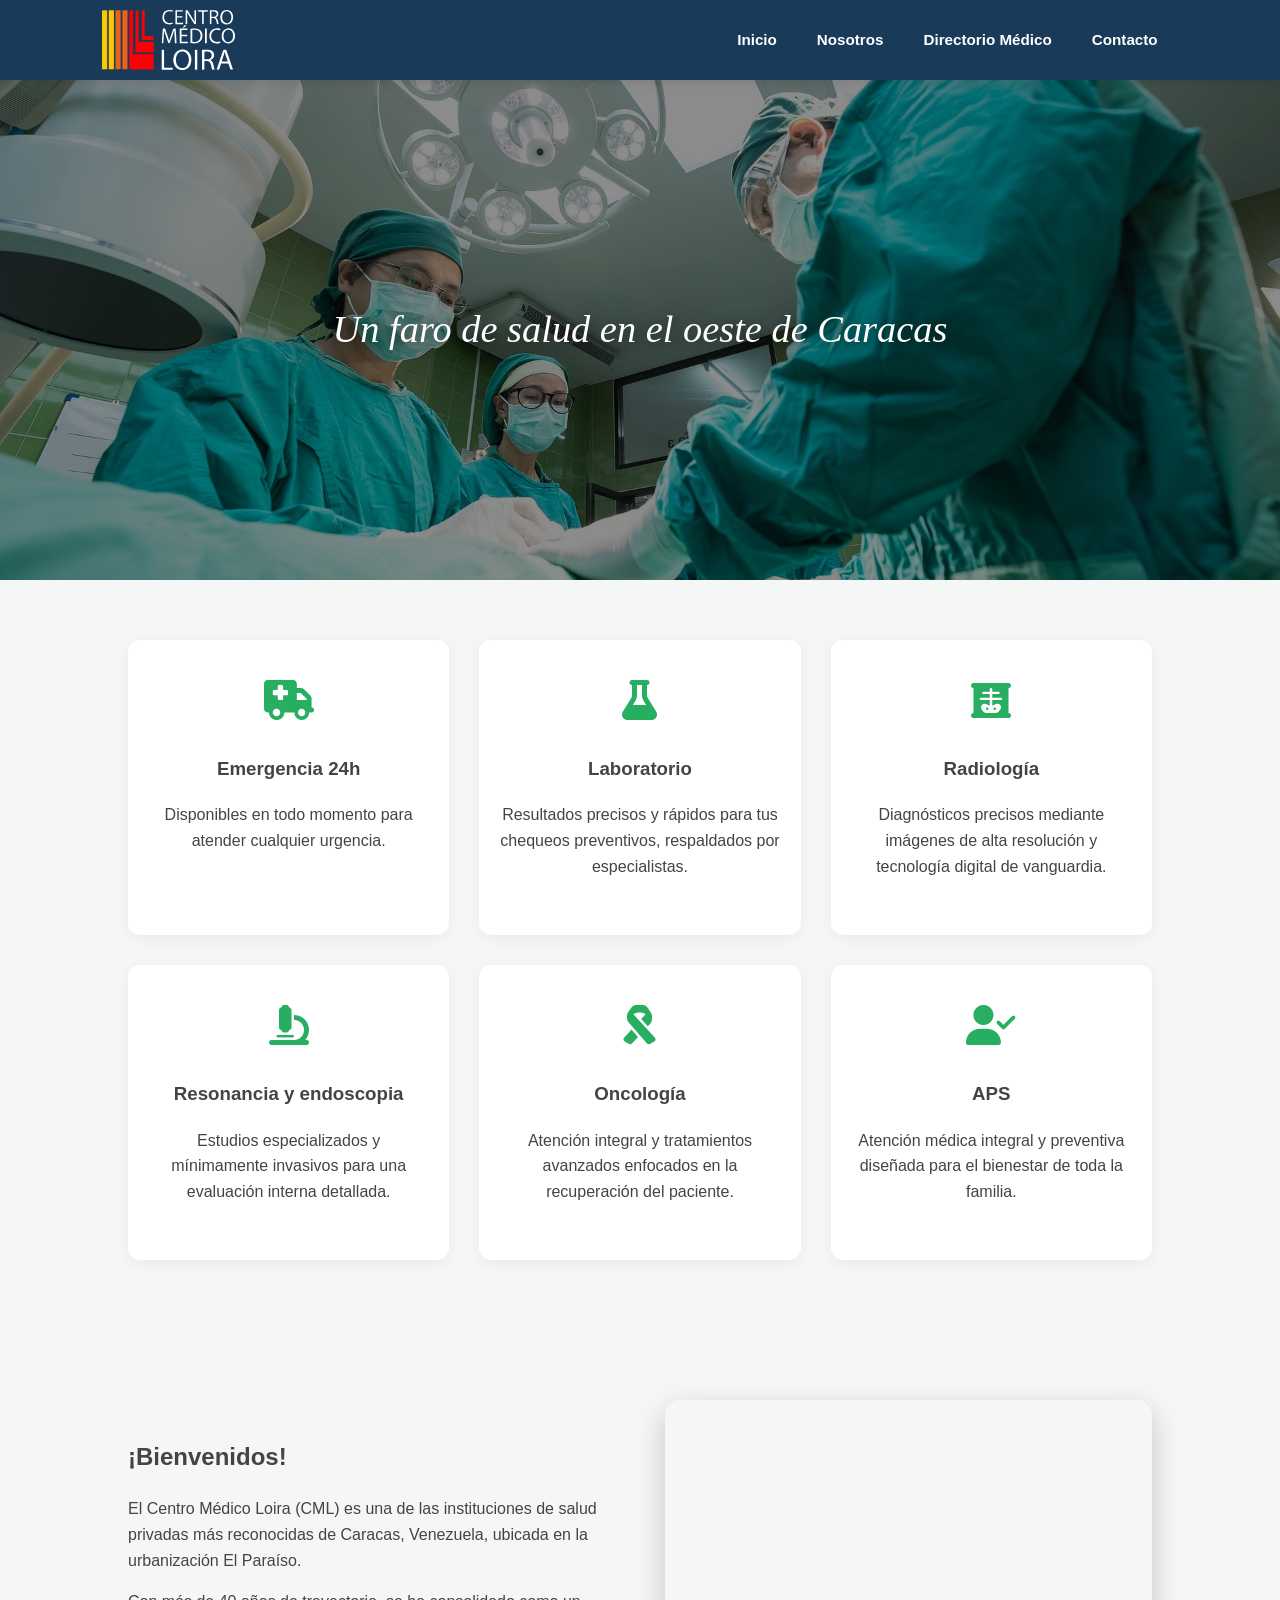
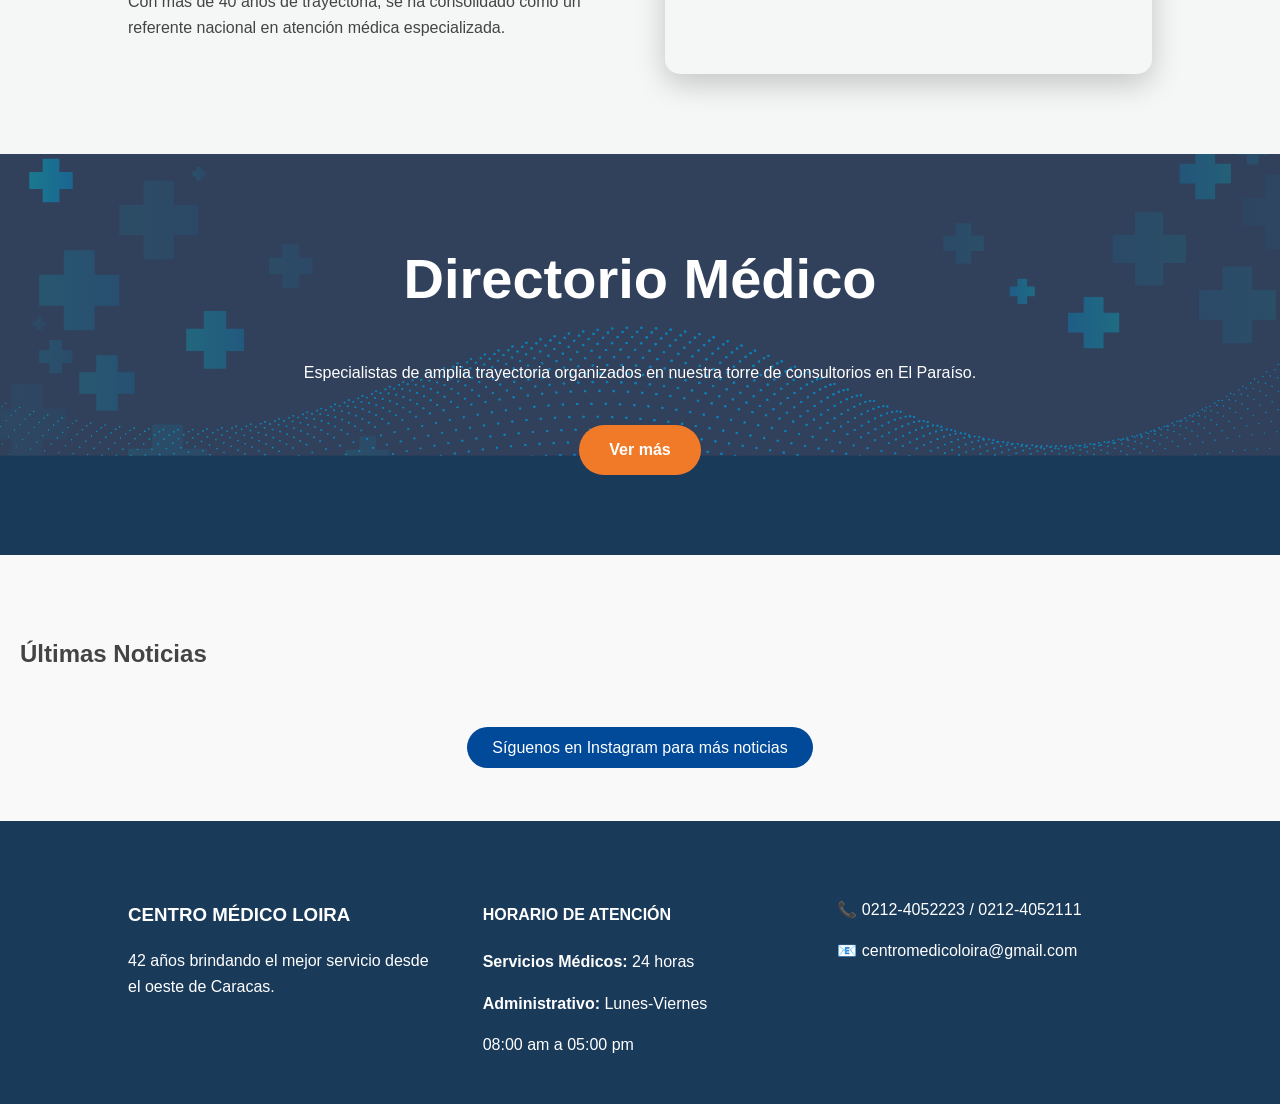
<file: index.html>
<!DOCTYPE html>
<html lang="es">

<head>
    <meta charset="UTF-8">
    <meta name="viewport" content="width=device-width, initial-scale=1.0">
    <title>Centro Médico Loira | Faro de Salud en Caracas</title>

    <link rel="icon" type="image/svg+xml" href="imagenes/Logo Loira.svg">
    <link rel="stylesheet" href="css/stilosIndex.css">
    <link rel="stylesheet" href="https://cdnjs.cloudflare.com/ajax/libs/font-awesome/6.5.1/css/all.min.css">
</head>

<body>

    <header>
        <div class="logo">
            <a href="index.html">
                <img src="imagenes/Logo Loira.svg" alt="Logo Centro Médico Loira" class="nav-logo">
            </a>
        </div>

        <button class="menu-toggle" id="menu-toggle" aria-label="Abrir menú">
            <i class="fas fa-bars"></i>
        </button>

        <nav id="nav-menu">
            <ul>
                <li><a href="index.html">Inicio</a></li>
                <li><a href="nosotros.html">Nosotros</a></li>
                <li><a href="dirMedico.html">Directorio Médico</a></li>
                <li><a href="#contacto">Contacto</a></li>
            </ul>
        </nav>
    </header>

    <section class="hero">
        <div class="hero-overlay">
            <h3 class="hero-subtitle">Un faro de salud en el oeste de Caracas</h3>
        </div>
    </section>

    <section class="quick-services">
        <!-- Emergencia -->
        <div class="service-card">
            <i class="fas fa-ambulance"></i>
            <h3>Emergencia 24h</h3>
            <p>Disponibles en todo momento para atender cualquier urgencia.</p>
        </div>

        <!-- Laboratorio -->
        <a href="https://api.whatsapp.com/message/2NWRR7R6CZDFI1?autoload=1&app_absent=0" class="service-link">
            <div class="service-card">
                <i class="fas fa-flask"></i>
                <h3>Laboratorio</h3>
                <p>Resultados precisos y rápidos para tus chequeos preventivos, respaldados por especialistas.</p>
            </div>
        </a>

        <!-- Radiología -->
        <a href="https://api.whatsapp.com/message/YM7ZNK4VDOYRA1?autoload=1&app_absent=0" class="service-link">
            <div class="service-card">
                <i class="fas fa-x-ray"></i>
                <h3>Radiología</h3>
                <p>Diagnósticos precisos mediante imágenes de alta resolución y tecnología digital de vanguardia.</p>
            </div>
        </a>

        <!-- Resonancia -->
        <a href="https://api.whatsapp.com/send/?phone=584222200639&text&type=phone_number&app_absent=0"
            class="service-link">
            <div class="service-card">
                <i class="fas fa-microscope"></i>
                <h3>Resonancia y endoscopia</h3>
                <p>Estudios especializados y mínimamente invasivos para una evaluación interna detallada.</p>
            </div>
        </a>

        <!-- Oncología -->
        <a href="https://api.whatsapp.com/message/YBU76CVSV2OYE1?autoload=1&app_absent=0" class="service-link">
            <div class="service-card">
                <i class="fas fa-ribbon"></i>
                <h3>Oncología</h3>
                <p>Atención integral y tratamientos avanzados enfocados en la recuperación del paciente.</p>
            </div>
        </a>

        <!-- APS -->
        <div class="service-card">
            <i class="fas fa-user-check"></i>
            <h3>APS</h3>
            <p>Atención médica integral y preventiva diseñada para el bienestar de toda la familia.</p>
        </div>
    </section>

    <section class="welcome">
        <div class="welcome-text">
            <h2>¡Bienvenidos!</h2>
            <p>El Centro Médico Loira (CML) es una de las instituciones de salud privadas más reconocidas de Caracas,
                Venezuela, ubicada en la urbanización El Paraíso.</p>
            <p>Con más de 40 años de trayectoria, se ha consolidado como un referente nacional en atención médica
                especializada.</p>
        </div>

        <div class="welcome-video">
            <div class="video-container">
                <iframe width="560" height="315"
                    src="https://www.youtube.com/embed/ypTuGjagp6w?si=GVgZRX6q57RwEFfE&autoplay=1&mute=1"
                    title="YouTube video player" frameborder="0"
                    allow="accelerometer; autoplay; clipboard-write; encrypted-media; gyroscope; picture-in-picture; web-share"
                    referrerpolicy="strict-origin-when-cross-origin" allowfullscreen loading="lazy">
                </iframe>
            </div>
        </div>
    </section>

    <section class="directory">
        <h2>Directorio Médico</h2>
        <p>Especialistas de amplia trayectoria organizados en nuestra torre de consultorios en El Paraíso.</p>
        <a href="dirMedico.html" class="btn-more">Ver más</a>
    </section>

    <section id="noticias" class="news-section">
        <h2>Últimas Noticias</h2>
        <div id="instagram-container" class="news-grid">
            <p>Cargando noticias de Instagram...</p>
        </div>

        <div class="view-more-container">
            <a href="https://instagram.com/centromedicoloira" target="_blank" rel="noopener noreferrer"
                class="btn-secondary">
                Síguenos en Instagram para más noticias
            </a>
        </div>
    </section>

    <footer>
        <div id="contacto" class="footer-container">
            <div class="footer-info">
                <h3>CENTRO MÉDICO LOIRA</h3>
                <p>42 años brindando el mejor servicio desde el oeste de Caracas.</p>
            </div>
            <div class="footer-hours">
                <h4>HORARIO DE ATENCIÓN</h4>
                <p><strong>Servicios Médicos:</strong> 24 horas </p>
                <p><strong>Administrativo:</strong> Lunes-Viernes </p>
                <p>08:00 am a 05:00 pm </p>
            </div>
            <div class="footer-contact">
                <p>📞 0212-4052223 / 0212-4052111 </p>
                <p>📧 centromedicoloira@gmail.com </p>
            </div>
        </div>
    </footer>

    <script src="script.js"></script>
    <!-- Asegúrate de que la ruta sea correcta (noticias.js o js/noticias.js) -->
    <script src="noticias.js"></script>
</body>

</html>
</file>
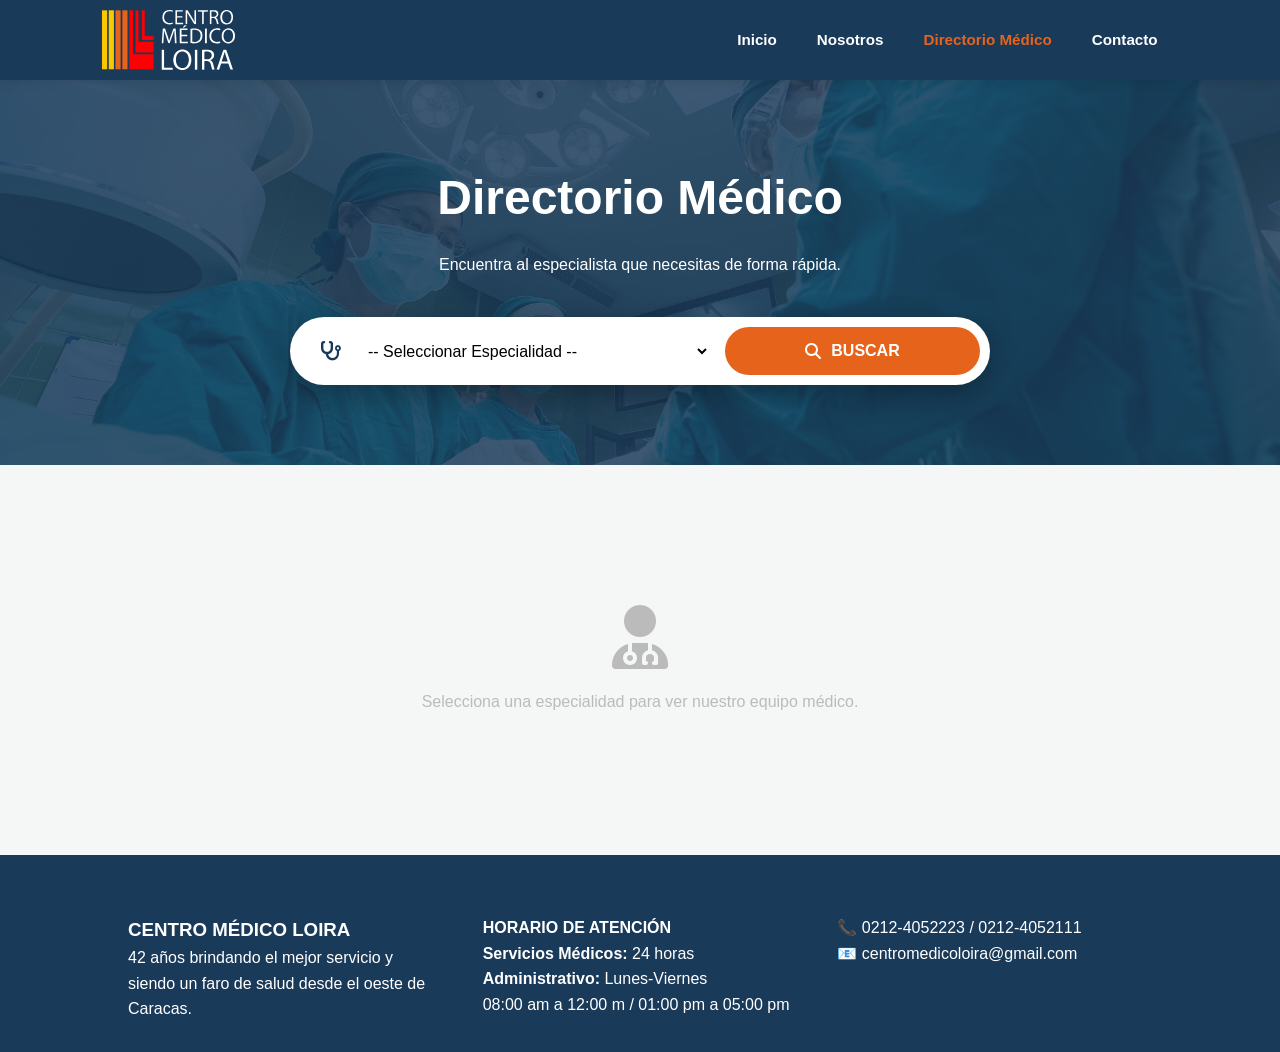
<file: dirMedico.html>
<!DOCTYPE html>
<html lang="es">
<head>
    <meta charset="UTF-8">
    <meta name="viewport" content="width=device-width, initial-scale=1.0">
    <title>Directorio Médico - Centro Médico Loira</title>
    
    <link rel="icon" type="image/svg+xml" href="imagenes/Logo Loira.svg">
    
    <link rel="stylesheet" href="css/stilos.css">
    
    <link rel="stylesheet" href="https://cdnjs.cloudflare.com/ajax/libs/font-awesome/6.5.1/css/all.min.css">
</head>
<body>

    <header>
        <div class="logo">
            <a href="index.html">
                <img src="imagenes/Logo Loira.svg" alt="Logo Centro Médico Loira" class="nav-logo">
            </a>
        </div>

        <button class="menu-toggle" id="menu-toggle" aria-label="Abrir menú">
            <i class="fas fa-bars"></i>
        </button>

        <nav id="nav-menu">
            <ul>
                <li><a href="index.html">Inicio</a></li>
                <li><a href="nosotros.html">Nosotros</a></li>
                <li><a href="dirMedico.html" class="active">Directorio Médico</a></li>
                <li><a href="#contacto">Contacto</a></li>
            </ul>
        </nav>
    </header>

    <main>
        <section class="search-section">
            <div class="search-content">
                <h1>Directorio Médico</h1>
                <p>Encuentra al especialista que necesitas de forma rápida.</p>
                
                <div class="search-container">
                    <div class="select-wrapper">
                        <i class="fas fa-stethoscope"></i>
                        <select id="specialtySelect">
                            <option value="">-- Seleccionar Especialidad --</option>
                        </select>
                    </div>
                    <button class="btn-search" id="btnSearch">
                        <i class="fas fa-search"></i> BUSCAR
                    </button>
                </div>
            </div>
        </section>

        <div class="results-container" id="results">
            <div class="no-results">
                <i class="fas fa-user-md"></i>
                <p>Selecciona una especialidad para ver nuestro equipo médico.</p>
            </div>
        </div>
    </main>

    <footer>
        <div id="contacto" class="footer-container">
            <div class="footer-info">
                <h3>CENTRO MÉDICO LOIRA</h3>
                <p>42 años brindando el mejor servicio y siendo un faro de salud desde el oeste de Caracas.</p>
            </div>
            <div class="footer-hours">
                <h4>HORARIO DE ATENCIÓN</h4>
                <p><strong>Servicios Médicos:</strong> 24 horas </p>
                <p><strong>Administrativo:</strong> Lunes-Viernes </p>
                <p>08:00 am a 12:00 m / 01:00 pm a 05:00 pm </p>
            </div>
            <div class="footer-contact">
                <p>📞 0212-4052223 / 0212-4052111 </p>
                <p>📧 centromedicoloira@gmail.com </p>
            </div>
        </div>
    </footer>

    <script src="script.js"></script>
</body>
</html>
</file>
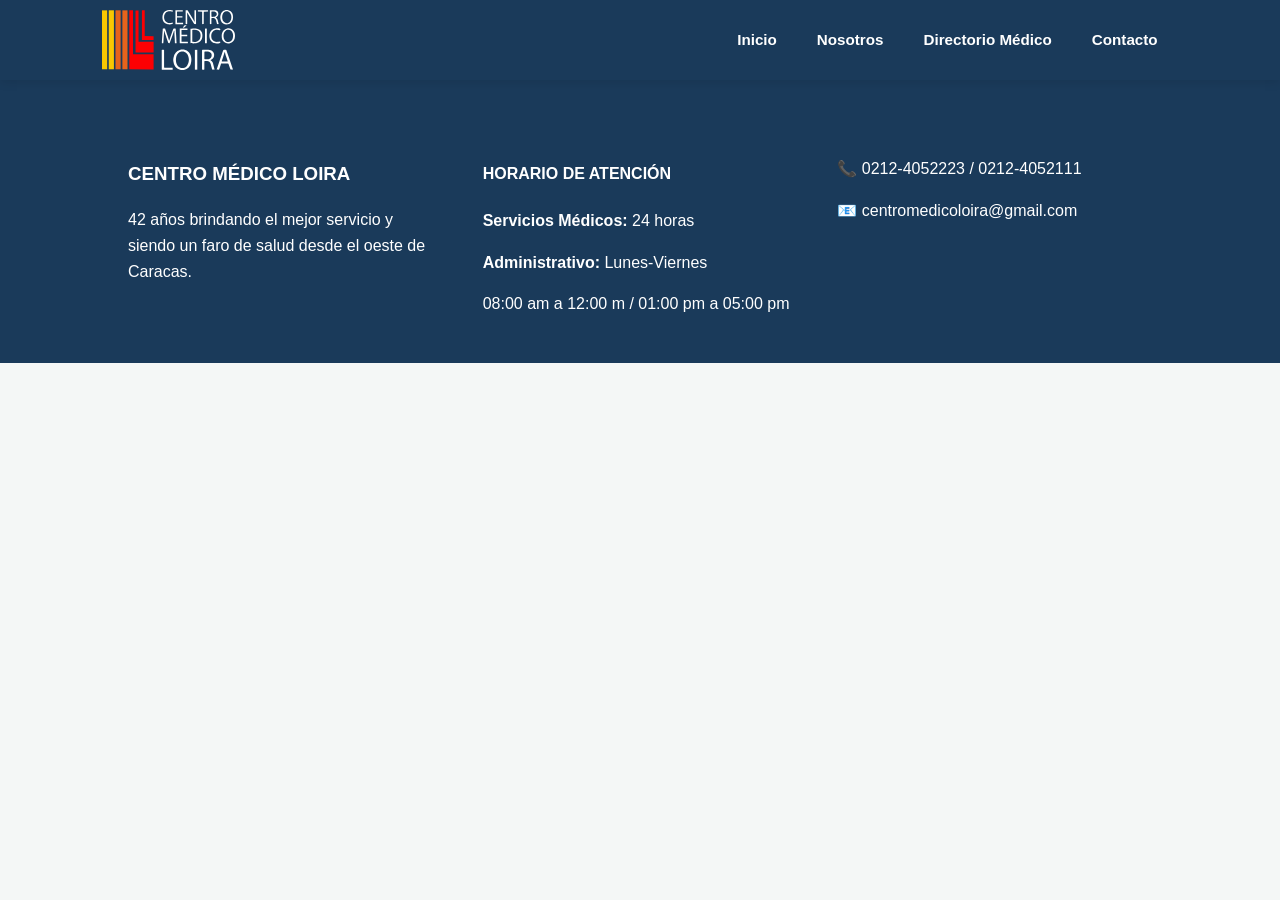
<file: nosotros.html>
<!DOCTYPE html>
<html lang="es">
<head>
    <meta charset="UTF-8">
    <meta name="viewport" content="width=device-width, initial-scale=1.0">
    <title>Centro Médico Loira</title>
    
    <link rel="icon" type="image/svg+xml" href="imagenes/Logo Loira.svg">
    <link rel="stylesheet" href="css/stilosIndex.css">
    <link rel="stylesheet" href="https://cdnjs.cloudflare.com/ajax/libs/font-awesome/6.5.1/css/all.min.css">
</head>
<body>

    <header>
        <div class="logo">
            <a href="index.html">
                <img src="imagenes/Logo Loira.svg" alt="Logo Centro Médico Loira" class="nav-logo">
            </a>
        </div>

        <button class="menu-toggle" id="menu-toggle" aria-label="Abrir menú">
            <i class="fas fa-bars"></i>
        </button>

        <nav id="nav-menu">
            <ul>
                <li><a href="index.html">Inicio</a></li>
                <li><a href="nosotros.html">Nosotros</a></li>
                <li><a href="dirMedico.html">Directorio Médico</a></li>
                <li><a href="#contacto">Contacto</a></li>
            </ul>
        </nav>
    </header>


    <footer>
        <div id="contacto" class="footer-container">
            <div class="footer-info">
                <h3>CENTRO MÉDICO LOIRA</h3>
                <p>42 años brindando el mejor servicio y siendo un faro de salud desde el oeste de Caracas.</p>
            </div>
            <div class="footer-hours">
                <h4>HORARIO DE ATENCIÓN</h4>
                <p><strong>Servicios Médicos:</strong> 24 horas </p>
                <p><strong>Administrativo:</strong> Lunes-Viernes </p>
                <p>08:00 am a 12:00 m / 01:00 pm a 05:00 pm </p>
            </div>
            <div class="footer-contact">
                <p>📞 0212-4052223 / 0212-4052111 </p>
                <p>📧 centromedicoloira@gmail.com </p>
            </div>
        </div>
    </footer>

    <script src="script.js"></script>
</body>
</html>
</file>
<file: css/stilosIndex.css>
:root {
    --primary-blue: #1a3a5a;    /* Azul corporativo Loira */
    --medical-green: #27ae60;   /* Verde para acentos médicos */
    --text-gray: #444;          /* Color de texto principal */
    --light-bg: #f4f7f6;        /* Fondo gris muy claro */
    --white: #ffffff;
    --naranja: #e6631c;
}

*, *::before, *::after {
    box-sizing: border-box;
}

html,
body {
    width: 100%;
    margin: 0;
    padding: 0;
}

body {
    font-family: 'Segoe UI', Tahoma, Geneva, Verdana, sans-serif;
    line-height: 1.6;
    color: var(--text-gray);
    overflow-x: hidden;
    min-height: 100vh;
    background: var(--light-bg);
}

/* --- HEADER Y NAVEGACIÓN --- */
header {
    display: flex;
    justify-content: space-between;
    align-items: center;
    padding: 0 8%;
    background: var(--primary-blue);
    box-shadow: 0 2px 10px rgba(0,0,0,0.1);
    position: sticky;
    top: 0;
    z-index: 1000;
    height: 80px;
    min-height: 80px;
    width: 100%;
}

.nav-logo {
    height: 60px;
    width: auto;
    display: block;
    transition: transform 0.3s ease;
}

/* Menú de Navegación Desktop */
nav ul {
    display: flex;
    list-style: none;
    margin: 0;
    padding: 0;
}

nav ul li a {
    text-decoration: none;
    padding: 10px 20px;
    color: var(--white);
    font-weight: 600;
    font-size: 0.95rem;
    transition: color 0.3s;
}

nav ul li a:hover { color: var(--naranja); }

/* BOTÓN HAMBURGUESA - CORREGIDO */
.menu-toggle {
    display: none; /* OCULTO POR DEFECTO EN DESKTOP */
    background: transparent;
    border: 1.5px solid rgba(255, 255, 255, 0.5);
    border-radius: 4px;
    color: #ffffff !important;
    font-size: 1.8rem;
    cursor: pointer;
    z-index: 1001;
    width: 45px;
    height: 45px;
    padding: 0;
    /* Quitamos el display: flex de aquí para que el 'none' funcione */
}

/* --- SECCIONES --- */
.hero {
    min-height: 500px;
    background: url('../imagenes/FondoIndex.jpg') center center / cover no-repeat;
    position: relative;
}

.hero-overlay {
    position: absolute;
    top: 0;
    left: 0;
    width: 100%;
    height: 100%;
    background: rgba(0, 0, 0, 0.45);
    display: flex;
    align-items: center;
    justify-content: center;
    padding: 20px 10%;
}

/* Estilos para el nuevo texto solicitado */
.hero-subtitle {
    color: #ffffff;
    font-size: clamp(1.4rem, 5vw, 2.4rem);
    font-style: italic;
    font-family: 'Playfair Display', 'Georgia', serif;
    text-align: center;
    font-weight: 300;
    text-shadow: 2px 2px 15px rgba(0, 0, 0, 0.55);
    max-width: 90vw;
    overflow-wrap: break-word;
    hyphens: auto;
    line-height: 1.35;
    margin: 0;
}

.quick-services {
    display: grid;
    grid-template-columns: repeat(auto-fit, minmax(250px, 1fr));
    gap: 30px;
    padding: 60px 10%;
    background: var(--light-bg);
}

.service-card {
    text-align: center;
    padding: 40px 20px;
    background: var(--white);
    border-radius: 12px;
    box-shadow: 0 4px 15px rgba(0,0,0,0.05);
    transition: all 0.3s ease;
}

.service-card i {
    font-size: 2.5rem;
    color: var(--medical-green);
    margin-bottom: 15px;
}
.service-link {
    text-decoration: none;
    color: inherit;
}   

.welcome {
    display: flex;
    flex-wrap: wrap;
    padding: 80px 10%;
    gap: 50px;
    align-items: center;
}

.welcome-text { flex: 1; min-width: 300px; }
.welcome-video { flex: 1; min-width: 300px; }

.video-container {
    position: relative;
    padding-bottom: 56.25%;
    height: 0;
    overflow: hidden;
    border-radius: 15px;
    box-shadow: 0 10px 30px rgba(0,0,0,0.2);
}

.video-container iframe {
    position: absolute;
    top: 0; left: 0; width: 100%; height: 100%;
}

.directory {
    padding: 80px 10%;
    background: url('../imagenes/fondo directorio medico.svg') center center / cover no-repeat;
    background-color: var(--primary-blue);
    display: flex;
    flex-direction: column;
    align-items: center;
    text-align: center;
}

.directory h2 {
    margin: 0 0 20px 0;
    color: var(--white);
    font-size: clamp(2rem, 5vw, 3.5rem);
    font-weight: bold;
}

.directory p {
    color: var(--white);
    max-width: 850px;
    margin-bottom: 40px;
}

.btn-more {
    padding: 12px 30px;
    background-color: var(--naranja);
    color: white;
    border: none;
    border-radius: 5px;
    cursor: pointer;
    font-weight: bold;
    transition: 0.3s;
}

.directory .btn-more {
    background-color: #f17a28;
    border-radius: 50px;
    text-decoration: none;
}

/* --- FOOTER --- */
footer {
    background: var(--primary-blue);
    color: var(--white);
    padding: 60px 10% 30px 10%;
}

.footer-container {
    display: grid;
    grid-template-columns: repeat(auto-fit, minmax(200px, 1fr));
    gap: 40px;
}

/* --- MEDIA QUERIES (Móvil) --- */
@media (max-width: 768px) {
    header {
        width: 100%;
        padding: 0 5%;
        justify-content: space-between;
        flex-wrap: wrap;
        gap: 10px;
    }

    .menu-toggle {
        display: flex; /* SÓLO SE ACTIVA EN MÓVIL */
        align-items: center;
        justify-content: center;
    }

    .nav-logo {
        height: 50px;
    }

    nav {
        position: absolute;
        top: 80px;
        left: 0;
        width: 100%;
        display: flex;
        background: var(--primary-blue);
        flex-direction: column;
        max-height: 0;
        overflow: hidden;
        transition: max-height 0.4s cubic-bezier(0.4, 0, 0.2, 1);
        box-shadow: 0 10px 15px rgba(0,0,0,0.3);
        z-index: 1001;
    }

    nav.active {
        max-height: 600px; 
    }

    nav ul {
        flex-direction: column;
        width: 100%;
        padding: 10px 0;
    }

    nav ul li a {
        padding: 18px;
        display: block;
        text-align: center;
    }

    .hero {
        height: auto;
        min-height: 320px;
    }
    .hero-overlay {
        padding: 18px 5%;
    }
    .directory h2 { font-size: 2.2rem; }
}
/* Estilos para la sección de Noticias */
.news-section {
    padding: 60px 20px;
    background-color: #f9f9f9;
}

.news-header {
    text-align: center;
    margin-bottom: 40px;
}

.news-grid {
    display: grid;
    grid-template-columns: repeat(auto-fit, minmax(300px, 1fr));
    gap: 30px;
    max-width: 1200px;
    margin: 0 auto;
}

.news-card {
    background: #fff;
    border-radius: 12px;
    overflow: hidden;
    box-shadow: 0 4px 15px rgba(0,0,0,0.1);
    transition: transform 0.3s ease;
}

.news-card:hover {
    transform: translateY(-5px);
}

.news-image img {
    width: 100%;
    height: 200px;
    object-fit: cover;
}

.news-content {
    padding: 20px;
}

.news-date {
    font-size: 0.85rem;
    color: #666;
    display: block;
    margin-bottom: 10px;
}

.news-content h3 {
    margin-bottom: 15px;
    color: #004a99; /* Ajusta al azul de tu logo */
}

.news-link {
    display: inline-block;
    margin-top: 15px;
    color: #e1306c; /* Color de Instagram */
    text-decoration: none;
    font-weight: bold;
}

.view-more-container {
    text-align: center;
    margin-top: 40px;
}

.btn-secondary {
    padding: 12px 25px;
    background: #004a99;
    color: white;
    border-radius: 25px;
    text-decoration: none;
    transition: background 0.3s;
}
</file>
<file: css/stilos.css>
/* --- VARIABLES GLOBALES --- */
:root {
    --primary-blue: #1a3a5a;    /* Azul corporativo Loira */
    --medical-green: #27ae60;   /* Verde para acentos médicos */
    --text-gray: #444;          /* Color de texto principal */
    --light-bg: #f4f7f6;        /* Fondo gris muy claro */
    --white: #ffffff;
    --naranja: #e6631c;
    --naranja-hover: #d35400;
}

/* --- RESET Y GENERAL --- */
* {
    box-sizing: border-box;
    margin: 0;
    padding: 0;
}

body {
    font-family: 'Segoe UI', Tahoma, Geneva, Verdana, sans-serif;
    line-height: 1.6;
    color: var(--text-gray);
    background-color: var(--white);
    overflow-x: hidden;
}

main {
    min-height: 70vh; 
}

/* --- HEADER Y NAVEGACIÓN --- */
header {
    display: flex;
    justify-content: space-between;
    align-items: center;
    padding: 0 8%;
    background: var(--primary-blue);
    box-shadow: 0 2px 10px rgba(0,0,0,0.1);
    position: sticky;
    top: 0;
    z-index: 1000;
    height: 80px; 
}

.nav-logo {
    height: 60px;
    width: auto;
    display: block;
    transition: transform 0.3s ease;
}

.nav-logo:hover {
    transform: scale(1.05);
}

nav ul {
    display: flex;
    list-style: none;
    margin: 0;
    padding: 0;
}

nav ul li a {
    text-decoration: none;
    padding: 10px 20px;
    color: var(--white);
    font-weight: 600;
    font-size: 0.95rem;
    transition: color 0.3s;
}

nav ul li a:hover, 
nav ul li a.active { 
    color: var(--naranja); 
}

.menu-toggle {
    display: none; 
    background: transparent;
    border: 1.5px solid rgba(255, 255, 255, 0.5);
    border-radius: 4px;
    color: #ffffff !important;
    font-size: 1.8rem;
    cursor: pointer;
    z-index: 1001;
    width: 45px;
    height: 45px;
    padding: 0;
}

/* --- SECCIÓN BUSCADOR --- */
.search-section {
    background: linear-gradient(rgba(26, 58, 90, 0.85), rgba(26, 58, 90, 0.85)), url('../imagenes/FondoIndex.jpg') center/cover no-repeat;
    padding: 80px 10%;
    text-align: center;
    color: white;
}

.search-section h1 {
    font-size: clamp(2rem, 5vw, 3rem);
    margin-bottom: 15px;
}

.search-container {
    max-width: 700px;
    margin: 40px auto 0;
    display: flex;
    gap: 15px;
    background: white;
    padding: 10px;
    border-radius: 50px;
    box-shadow: 0 10px 30px rgba(0,0,0,0.3);
}

.select-wrapper {
    flex: 2;
    display: flex;
    align-items: center;
    padding-left: 20px;
    color: var(--primary-blue);
}

.select-wrapper i {
    font-size: 1.2rem;
    margin-right: 10px;
}

#specialtySelect {
    width: 100%;
    padding: 12px;
    border: none;
    font-size: 1rem;
    outline: none;
    background: transparent;
    cursor: pointer;
    font-family: inherit;
}

.btn-search {
    flex: 1;
    background: var(--naranja);
    color: white;
    border: none;
    padding: 15px 30px;
    border-radius: 50px;
    font-weight: bold;
    font-size: 1rem;
    cursor: pointer;
    transition: all 0.3s ease;
    display: flex;
    align-items: center;
    justify-content: center;
    gap: 10px;
}

.btn-search:hover {
    background: var(--naranja-hover);
    transform: translateY(-2px);
}

/* --- GRILLA DE RESULTADOS Y TARJETAS --- */
.results-container {
    padding: 60px 10%;
    display: grid;
    grid-template-columns: repeat(auto-fit, minmax(300px, 1fr));
    gap: 30px;
    background-color: var(--light-bg);
}

.doctor-card {
    background: var(--white);
    border-radius: 20px;
    padding: 40px 30px;
    text-align: center;
    box-shadow: 0 10px 25px rgba(0,0,0,0.05);
    border-top: 6px solid var(--primary-blue);
    transition: transform 0.3s ease, box-shadow 0.3s ease;
}

.doctor-card:hover {
    transform: translateY(-10px);
    box-shadow: 0 15px 35px rgba(0,0,0,0.1);
}

/* NUEVO: Contenedor circular para la foto del doctor */
.doctor-photo-container {
    width: 130px;
    height: 130px;
    margin: 0 auto 20px;
    border-radius: 50%;
    overflow: hidden;
    border: 4px solid var(--light-bg);
    box-shadow: 0 4px 10px rgba(0,0,0,0.1);
    background-color: #f0f4f8;
}

/* NUEVO: Ajuste de la imagen del doctor */
.doctor-img {
    width: 100%;
    height: 100%;
    object-fit: cover; /* Mantiene la proporción sin deformar */
    display: block;
}

.doctor-card h3 {
    color: var(--primary-blue);
    margin: 10px 0;
    font-size: 1.3rem;
}

.specialty-label {
    display: block;
    color: var(--medical-green);
    font-weight: 700;
    font-size: 0.85rem;
    text-transform: uppercase;
    letter-spacing: 1px;
    margin-bottom: 25px;
}

.btn-whatsapp {
    display: inline-flex;
    align-items: center;
    gap: 10px;
    background: #25d366;
    color: white;
    text-decoration: none;
    padding: 12px 25px;
    border-radius: 50px;
    font-weight: bold;
    font-size: 0.95rem;
    transition: opacity 0.3s;
}

.btn-whatsapp:hover {
    opacity: 0.9;
}

.no-results {
    grid-column: 1 / -1;
    text-align: center;
    padding: 80px 20px;
    color: #bbb;
}

.no-results i {
    font-size: 4rem;
    margin-bottom: 20px;
    display: block;
}

/* --- HOME PAGE --- */
.hero {
    position: relative;
    min-height: calc(100vh - 80px);
    background: linear-gradient(rgba(26, 58, 90, 0.55), rgba(26, 58, 90, 0.55)), url('../imagenes/FondoIndex.jpg') center/cover no-repeat;
    display: flex;
    align-items: center;
    justify-content: center;
    color: white;
}

.hero-overlay {
    position: absolute;
    inset: 0;
    background: rgba(0, 0, 0, 0.35);
}

.quick-services,
.welcome,
.directory {
    padding: 80px 10%;
}

.quick-services {
    display: grid;
    grid-template-columns: repeat(auto-fit, minmax(220px, 1fr));
    gap: 30px;
    background: var(--light-bg);
}

.service-card {
    background: var(--white);
    border-radius: 24px;
    padding: 35px 25px;
    text-align: center;
    box-shadow: 0 12px 35px rgba(0, 0, 0, 0.08);
    transition: transform 0.3s ease, box-shadow 0.3s ease;
}

.service-card:hover {
    transform: translateY(-6px);
    box-shadow: 0 18px 40px rgba(0, 0, 0, 0.12);
}

.service-card i {
    color: var(--primary-blue);
    font-size: 2.2rem;
    margin-bottom: 18px;
}

.service-card h3 {
    margin-bottom: 15px;
    font-size: 1.3rem;
    color: var(--primary-blue);
}

.service-card p {
    color: var(--text-gray);
    line-height: 1.8;
}

.welcome {
    display: grid;
    grid-template-columns: 1fr 1fr;
    gap: 40px;
    align-items: center;
}

.welcome-text h2 {
    font-size: clamp(2.5rem, 4vw, 3.5rem);
    margin-bottom: 20px;
    color: var(--primary-blue);
}

.welcome-text p {
    margin-bottom: 20px;
    color: var(--text-gray);
}

.btn-more {
    display: inline-block;
    background: var(--naranja);
    color: white;
    border: none;
    padding: 14px 30px;
    border-radius: 50px;
    font-weight: 700;
    text-decoration: none;
    cursor: pointer;
    transition: background 0.3s ease, transform 0.3s ease;
}

.btn-more:hover {
    background: var(--naranja-hover);
    transform: translateY(-2px);
}

.welcome-video .video-container {
    position: relative;
    width: 100%;
    padding-bottom: 56.25%;
    overflow: hidden;
    border-radius: 24px;
    box-shadow: 0 20px 40px rgba(0, 0, 0, 0.12);
}

.welcome-video iframe {
    position: absolute;
    top: 0;
    left: 0;
    width: 100%;
    height: 100%;
    border: none;
}

.directory h2 {
    font-size: clamp(2rem, 4vw, 3rem);
    margin-bottom: 18px;
    color: var(--primary-blue);
}

.directory p {
    max-width: 760px;
    color: var(--text-gray);
    line-height: 1.8;
    margin-bottom: 25px;
}


footer {
    background: var(--primary-blue);
    color: var(--white);
    padding: 60px 10% 30px 10%;
}

.footer-container {
    display: grid;
    grid-template-columns: repeat(auto-fit, minmax(200px, 1fr));
    gap: 40px;
}

/* --- MEDIA QUERIES (Móvil) --- */
@media (max-width: 768px) {
    header {
        padding: 0 5%;
    }

    .menu-toggle {
        display: flex;
        align-items: center;
        justify-content: center;
    }

    nav {
        position: absolute;
        top: 80px; 
        left: 0;
        width: 100%;
        background: var(--primary-blue);
        flex-direction: column;
        max-height: 0; 
        overflow: hidden;
        transition: max-height 0.4s ease-in-out;
        box-shadow: 0 10px 15px rgba(0,0,0,0.3);
    }

    nav.active {
        max-height: 600px; 
    }

    nav ul {
        flex-direction: column;
        width: 100%;
        padding: 10px 0;
    }

    nav ul li a {
        padding: 18px;
        display: block;
        text-align: center;
        border-bottom: 1px solid rgba(255,255,255,0.1);
    }

    .search-container {
        flex-direction: column;
        border-radius: 20px;
        padding: 20px;
    }

    .select-wrapper {
        padding-left: 0;
        margin-bottom: 10px;
    }

    .btn-search {
        width: 100%;
    }

    .search-section {
        padding: 60px 5%;
    }
    
}
</file>
